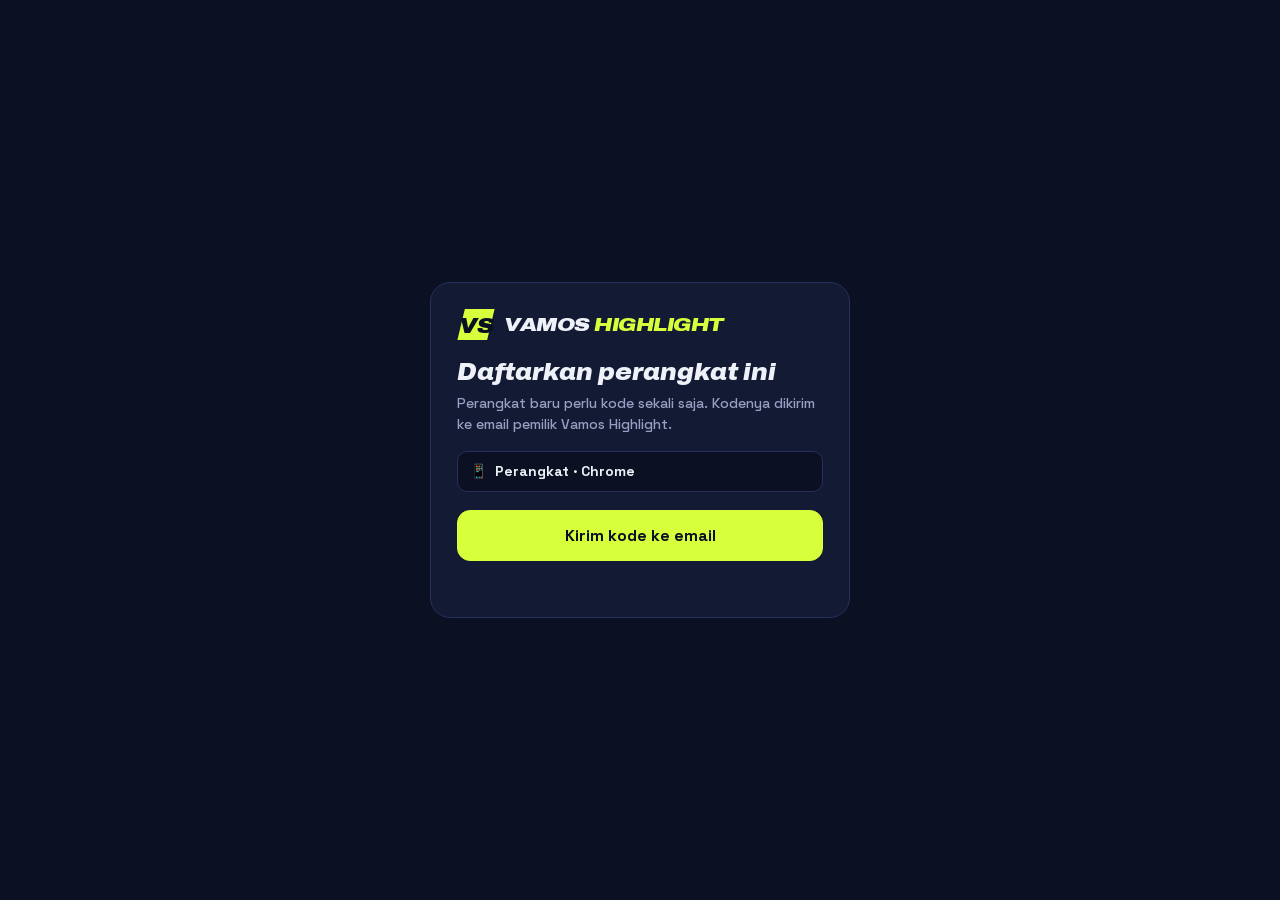
<file: docs/index.html>
<!doctype html>
<html lang="id">
<head>
<meta charset="utf-8">
<meta name="viewport" content="width=device-width, initial-scale=1, viewport-fit=cover">
<title>Vamos Highlight</title>
<meta name="description" content="Pisah video per match, cari momen GOL / REPLAY, pasang bumper Vamos Shott — langsung di HP.">
<meta name="theme-color" content="#0B1022">
<meta name="apple-mobile-web-app-capable" content="yes">
<meta name="mobile-web-app-capable" content="yes">
<meta name="apple-mobile-web-app-status-bar-style" content="black-translucent">
<meta name="apple-mobile-web-app-title" content="Vamos HL">
<link rel="manifest" href="manifest.webmanifest">
<link rel="icon" href="ikon/ikon-192.png">
<link rel="apple-touch-icon" href="ikon/apple-touch-icon.png">
<link rel="stylesheet" href="fonts.css">
<style>
:root{
  --bg:#0B1022; --panel:#131A34; --panel2:#1A2245; --line:#27305A; --line2:#343F72; --ink:#EEF1F8; --muted:#97A0C2; --dim:#6B7399;
  --volt:#D7FF3C; --cyan:#38D9FF; --red:#FF5A4E; --navy:#0B1022;
  --st:env(safe-area-inset-top,0px); --sb:env(safe-area-inset-bottom,0px);
}
*{box-sizing:border-box;-webkit-tap-highlight-color:transparent}
html{scroll-behavior:smooth;-webkit-text-size-adjust:100%}
body{margin:0;background:var(--bg);color:var(--ink);font:15px/1.5 'Space Grotesk',system-ui,sans-serif;overscroll-behavior-y:none}
.top{position:sticky;top:0;z-index:15;background:#0B1022f2;backdrop-filter:blur(8px);-webkit-backdrop-filter:blur(8px);border-bottom:1px solid var(--line);padding-top:var(--st)}
.top .in{max-width:1240px;margin:0 auto;padding:10px 16px;display:flex;align-items:center;gap:12px;flex-wrap:wrap}
.brand{display:flex;align-items:center;gap:9px}
.brand b{font:italic 900 19px/1 Archivo;font-stretch:118%;letter-spacing:-.5px}
.brand b span{color:var(--volt)}
.pname{margin-left:auto;display:flex;align-items:center;gap:8px;min-width:0}
.pname label{font-size:11px;color:var(--muted);text-transform:uppercase;letter-spacing:.08em}
#pname{background:var(--panel);border:1px solid var(--line);color:var(--ink);font:600 15px 'Space Grotesk';padding:7px 10px;border-radius:9px;width:210px;max-width:46vw}
#pname:focus{outline:none;border-color:var(--volt)}
.app{max-width:1240px;margin:0 auto;padding:22px 16px calc(150px + var(--sb));display:grid;grid-template-columns:220px minmax(0,1fr);gap:26px;align-items:start}
@media (max-width:960px){.app{grid-template-columns:1fr;gap:14px;padding-top:12px}}
.rail{position:sticky;top:80px;display:flex;flex-direction:column;gap:2px}
.rail h4{margin:0 0 10px;font-size:12px;color:var(--muted);text-transform:uppercase;letter-spacing:.08em;font-weight:600}
.rs{display:grid;grid-template-columns:30px 1fr;gap:10px;align-items:start;padding:10px;border-radius:12px;text-decoration:none;color:inherit;position:relative}
.rs .dot{width:30px;height:30px;border-radius:8px;display:grid;place-items:center;font:900 14px Archivo;border:1.5px solid var(--line2);color:var(--muted);transform:skewX(-8deg)}
.rs .t{font-weight:600;font-size:14px;line-height:1.25;padding-top:1px}
.rs .s{font-size:12.5px;color:var(--muted);line-height:1.35;margin-top:2px}
.rs:not(:last-child)::after{content:"";position:absolute;left:24px;top:44px;bottom:-6px;width:1.5px;background:var(--line)}
.rs.done .dot{background:#D7FF3C1f;border-color:#D7FF3C66;color:var(--volt)}
.rs.current{background:var(--panel)} .rs.current .dot{background:var(--volt);border-color:var(--volt);color:var(--navy)} .rs.current .t{color:var(--volt)}
.rs.locked{opacity:.5}
@media (max-width:960px){
  .rail{position:static;flex-direction:row;overflow-x:auto;gap:6px;scrollbar-width:none}
  .rail::-webkit-scrollbar{display:none}
  .rail h4{display:none}
  .rs{grid-template-columns:24px auto;min-width:max-content;padding:7px 10px;align-items:center}
  .rs .dot{width:24px;height:24px;font-size:12px}
  .rs .s,.rs::after{display:none}
}
main{display:flex;flex-direction:column;gap:14px;min-width:0}
.step{background:var(--panel);border:1px solid var(--line);border-radius:18px;scroll-margin-top:80px}
.step.current{border-color:#D7FF3C88;box-shadow:0 0 0 4px #D7FF3C0f}
.sh{display:flex;align-items:center;gap:12px;padding:16px 18px}
.sh .n{flex:none;display:grid;place-items:center;width:32px;height:32px;border-radius:9px;background:var(--panel2);border:1.5px solid var(--line2);color:var(--muted);font:900 15px Archivo;transform:skewX(-10deg)}
.step.current .sh .n{background:var(--volt);border-color:var(--volt);color:var(--navy)}
.step.done .sh .n{background:#D7FF3C1f;border-color:#D7FF3C66;color:var(--volt)}
.sh h2{margin:0;font:italic 900 20px/1.15 Archivo;font-stretch:112%}
.sh .lead{margin:3px 0 0;color:var(--muted);font-size:14px}
.sh .side{margin-left:auto;flex:none}
.sb{padding:0 18px 20px}
.step.collapsed .sb,.step.locked .sb{display:none}
.step.collapsed .sh .lead{color:var(--ink)}
.step.locked{opacity:.55}
.edit{background:none;border:1px solid var(--line2);color:var(--muted);font-size:13px;padding:6px 12px}
.label{display:block;font-size:12px;font-weight:600;color:var(--muted);text-transform:uppercase;letter-spacing:.08em;margin:0 0 8px}
.two{display:grid;grid-template-columns:minmax(0,1.1fr) minmax(0,1fr);gap:20px}
@media (max-width:760px){.two{grid-template-columns:1fr}}
input[type=text],textarea,select{font:inherit;font-size:16px;color:var(--ink);background:var(--bg);border:1px solid var(--line);border-radius:10px;padding:10px 12px}
textarea{width:100%;min-height:118px;font:15px/1.55 ui-monospace,Menlo,monospace;resize:vertical}
textarea:focus{outline:none;border-color:var(--volt)}
button{font:600 15px 'Space Grotesk';border:1px solid var(--line2);background:var(--panel2);color:var(--ink);padding:11px 16px;border-radius:11px;cursor:pointer;touch-action:manipulation}
button.primary{background:var(--volt);color:var(--navy);border-color:var(--volt)}
button.big{font-size:16px;padding:14px 22px;border-radius:13px}
button.ghost{background:none;border-color:transparent;color:var(--muted)}
button.danger{background:none;border-color:transparent;color:var(--red)}
button:disabled{opacity:.4}
@media (hover:hover){button:hover:not(:disabled){border-color:var(--volt)} button.primary:hover:not(:disabled){filter:brightness(1.07)}}
.row{display:flex;gap:8px;flex-wrap:wrap;align-items:center}
.small{font-size:13px;color:var(--muted)}
.chip{display:inline-flex;gap:6px;align-items:center;background:var(--panel2);border:1px solid var(--line);border-radius:30px;padding:3px 11px;font-size:13px}
.err{color:var(--red)} .ok{color:var(--volt)}
.note{display:flex;flex-direction:column;gap:7px;background:var(--bg);border:1px solid var(--line);border-radius:12px;padding:12px 14px;font-size:13.5px;color:var(--muted)}
.note b{color:var(--ink);font-weight:600}
.warn{background:#FF5A4E14;border:1px solid #FF5A4E55;border-radius:12px;padding:10px 12px;font-size:13.5px;margin-top:12px}
.tag{font:900 11px Archivo;padding:3px 8px;border-radius:5px;letter-spacing:.5px;transform:skewX(-8deg);display:inline-block}
.tag.GOL{background:var(--volt);color:var(--navy)} .tag.REPLAY{background:var(--cyan);color:var(--navy)}
.pick{display:flex;flex-direction:column;align-items:center;gap:8px;padding:28px 16px;border:2px dashed var(--line2);border-radius:16px;background:var(--panel2);text-align:center}
.pick .ic{font-size:34px;line-height:1}
.srcok{display:flex;gap:12px;align-items:center;flex-wrap:wrap;margin-top:14px;padding:12px 14px;border-radius:12px;background:#D7FF3C10;border:1px solid #D7FF3C40}
.flist{margin-top:10px;max-height:260px;overflow:auto;border:1px solid var(--line);border-radius:12px}
.flist div{display:flex;gap:10px;padding:7px 12px;border-top:1px solid #ffffff0a;font-size:13px}
.flist div:first-child{border-top:0}
.flist span:last-child{margin-left:auto;color:var(--muted)}
/* job bar */
#jobbar{position:fixed;left:0;right:0;bottom:0;background:#060914f2;border-top:1px solid var(--line);padding:12px 16px calc(12px + var(--sb));display:none;z-index:20;backdrop-filter:blur(6px);-webkit-backdrop-filter:blur(6px)}
#jobbar .in{max-width:1240px;margin:0 auto;display:flex;gap:14px;align-items:center;flex-wrap:wrap}
#jobbar .bar{flex:1 1 140px;height:8px;background:var(--panel2);border-radius:8px;overflow:hidden}
#jobbar .bar i{display:block;height:100%;background:var(--volt);width:0;transition:width .3s}
#jobbar .msg{flex:2 1 220px;font-size:14px}
/* review */
.stats{display:grid;grid-template-columns:repeat(4,minmax(0,1fr));gap:10px;margin-bottom:12px}
@media (max-width:760px){.stats{grid-template-columns:repeat(2,minmax(0,1fr))}}
.stat{background:var(--panel2);border:1px solid var(--line);border-radius:14px;padding:11px 13px}
.stat b{display:block;font:italic 900 28px/1 Archivo;font-stretch:112%}
.stat span{font-size:12.5px;color:var(--muted)}
.stat.main{background:#D7FF3C14;border-color:#D7FF3C55} .stat.main b{color:var(--volt)}
.legend{display:flex;gap:14px;flex-wrap:wrap;font-size:13px;color:var(--muted);margin:0 0 4px}
.match{border:1px solid var(--line);border-radius:16px;margin-top:14px;overflow:hidden;background:var(--bg)}
.mhead{display:flex;gap:12px;align-items:baseline;flex-wrap:wrap;padding:13px 14px 4px}
.mhead b{font:italic 900 18px Archivo;font-stretch:112%}
.mhead .cnt{margin-left:auto;display:flex;gap:8px;align-items:center}
.cards{display:grid;grid-template-columns:repeat(auto-fill,minmax(160px,1fr));gap:12px;padding:12px 14px 14px}
.mc{background:var(--panel);border:2px solid var(--line);border-radius:14px;overflow:hidden;cursor:pointer;position:relative}
.mc.on{border-color:#D7FF3C99}
.mc.off img{opacity:.35;filter:grayscale(.7)}
.mc .th{position:relative;background:#000}
.mc img{width:100%;aspect-ratio:3/4;object-fit:cover;display:block}
.mc .th .tag{position:absolute;top:8px;left:8px}
.mc .dur{position:absolute;bottom:8px;right:8px;background:#000b;font-size:12px;padding:1px 7px;border-radius:5px}
.mc .chk{position:absolute;top:6px;right:6px;width:32px;height:32px;border-radius:9px;border:2px solid #fff9;background:#0008;display:grid;place-items:center;font-weight:900;color:var(--navy)}
.mc.on .chk{background:var(--volt);border-color:var(--volt)}
.mc .meta{padding:9px 10px 4px}
.mc .clk{font:700 15px 'Space Grotesk'}
.mc .fn{display:block;font-size:12px;color:var(--muted);white-space:nowrap;overflow:hidden;text-overflow:ellipsis}
.pill{display:inline-block;font-size:11px;font-weight:600;padding:1px 7px;border-radius:20px;margin-top:5px}
.pill.kuat{background:#D7FF3C1c;color:var(--volt)} .pill.manual{background:#38D9FF1c;color:var(--cyan)} .pill.lemah{background:#97A0C222;color:var(--muted)}
.mc .lb{display:grid;grid-template-columns:1fr 1fr;gap:6px;padding:8px 10px 10px}
.mc .lb button{padding:8px 0;font:900 12px Archivo;letter-spacing:.5px;border-radius:8px;background:var(--bg);color:var(--muted)}
.mc .lb button.on.GOL{background:var(--volt);color:var(--navy);border-color:var(--volt)}
.mc .lb button.on.REPLAY{background:var(--cyan);color:var(--navy);border-color:var(--cyan)}
.sub{padding:4px 14px 0;font-size:13px;font-weight:600;color:var(--muted)}
.cards.dim{grid-template-columns:repeat(auto-fill,minmax(130px,1fr));gap:10px}
.cards.dim .mc{background:var(--bg)} .cards.dim .lb,.cards.dim .pill{display:none}
@media (max-width:520px){.cards,.cards.dim{grid-template-columns:repeat(2,minmax(0,1fr));padding:10px}}
.empty{color:var(--muted);padding:6px 14px 14px}
details.clips{border-top:1px solid var(--line)}
details.clips summary{padding:12px 14px;cursor:pointer;color:var(--muted);font-size:14px;list-style:none}
details.clips summary::-webkit-details-marker{display:none}
details.clips summary::before{content:"+ ";color:var(--volt);font-weight:700}
details.clips[open] summary::before{content:"− "}
.clip{display:grid;grid-template-columns:minmax(0,1fr) auto auto;gap:10px;align-items:center;padding:8px 14px;border-top:1px solid #ffffff0a;font-size:13px}
.clip select{font-size:14px;padding:7px 8px;max-width:130px}
/* export */
.fmt{display:grid;grid-template-columns:repeat(2,minmax(0,200px));gap:12px;margin-bottom:12px}
.fmt label{display:flex;gap:12px;align-items:center;padding:14px;border:2px solid var(--line);border-radius:14px;background:var(--panel2);cursor:pointer}
.fmt label:has(input:checked){border-color:var(--volt);background:#D7FF3C10}
.fmt input{position:absolute;opacity:0;pointer-events:none}
.fmt .ic{flex:none;border:2px solid var(--muted);border-radius:4px}
.fmt label:has(input:checked) .ic{border-color:var(--volt);background:#D7FF3C33}
.fmt b{display:block;font-size:15px;color:var(--ink)} .fmt span{font-size:12.5px;color:var(--muted)}
.go{display:flex;gap:14px;align-items:center;flex-wrap:wrap;margin-top:16px;padding-top:16px;border-top:1px solid var(--line)}
.live{display:none;gap:14px;align-items:center;margin-top:14px;padding:12px;border:1px solid var(--line);border-radius:14px;background:var(--bg)}
.live canvas{height:150px;width:auto;border-radius:8px;background:#000}
.hasil{margin-top:16px}
.hasil .hh{display:flex;gap:10px;align-items:center;flex-wrap:wrap;margin-bottom:10px}
.hl{display:grid;grid-template-columns:repeat(auto-fill,minmax(150px,1fr));gap:10px}
.hi{background:var(--bg);border:1px solid var(--line);border-radius:12px;overflow:hidden}
.hi video{width:100%;aspect-ratio:9/16;object-fit:contain;background:#000;display:block}
.hi.L video{aspect-ratio:16/9}
.hi .m{padding:8px 10px;font-size:12px}
.hi .m b{display:block;font-size:13px;white-space:nowrap;overflow:hidden;text-overflow:ellipsis}
.hi .r{display:grid;grid-template-columns:1fr auto;gap:6px;padding:0 10px 10px}
.hi .r button{padding:8px 0;font-size:13px}
/* editor */
#ed{position:fixed;inset:0;background:#000d;display:none;z-index:30;align-items:center;justify-content:center;padding:12px}
#ed .pan{background:var(--panel);border:1px solid var(--line);border-radius:18px;max-width:1020px;width:100%;max-height:calc(100vh - 24px);max-height:calc(100dvh - 24px);overflow:auto;display:grid;grid-template-columns:minmax(200px,340px) 1fr;gap:18px;padding:16px}
@media (max-width:760px){#ed{padding:0} #ed .pan{grid-template-columns:1fr;border-radius:0;max-height:100dvh;height:100dvh;padding:calc(10px + var(--st)) 14px calc(16px + var(--sb))} #ed .pan video{max-height:44vh}}
#ed video{width:100%;max-height:72vh;background:#000;border-radius:12px;display:block}
#ed canvas{width:100%;height:64px;background:var(--bg);border-radius:9px;display:block;touch-action:none}
.edh{display:flex;align-items:flex-start;gap:12px}
.edh h3{margin:0;font:italic 900 21px/1.1 Archivo;font-stretch:112%}
.edh button{margin-left:auto;flex:none}
.grp{border-top:1px solid var(--line);padding-top:12px;margin-top:12px}
.seg{display:grid;grid-template-columns:1fr 1fr;gap:8px}
.seg button{padding:12px;font:900 16px Archivo;letter-spacing:.5px;border-width:2px}
.seg button.on.GOL{background:var(--volt);color:var(--navy);border-color:var(--volt)} .seg button.on.REPLAY{background:var(--cyan);color:var(--navy);border-color:var(--cyan)}
.trim{display:grid;grid-template-columns:1fr 1fr;gap:10px;margin-top:10px}
.trim .bx{background:var(--panel2);border:1px solid var(--line);border-radius:12px;padding:10px 12px}
.trim .v{font:700 18px 'Space Grotesk';margin:2px 0 8px}
.trim .row button{padding:8px 10px;font-size:13px}
.chk2{display:flex;gap:10px;align-items:center;font-size:15px;cursor:pointer}
.chk2 input{width:20px;height:20px;accent-color:var(--volt)}
/* lock */
#kunci{position:fixed;inset:0;z-index:50;background:var(--bg);display:none;place-items:center;padding:20px}
#kunci .kb{width:100%;max-width:420px;background:var(--panel);border:1px solid var(--line);border-radius:20px;padding:26px}
#kunci .brand{margin-bottom:20px}
#kunci h2{margin:0 0 6px;font:italic 900 23px/1.15 Archivo;font-stretch:112%}
#kunci p{margin:0 0 16px;color:var(--muted);font-size:14px}
#kunci .dev{display:flex;gap:8px;align-items:center;background:var(--bg);border:1px solid var(--line);border-radius:10px;padding:9px 12px;font-size:14px;margin-bottom:18px}
#kodeIn{width:100%;font:700 28px/1 ui-monospace,Menlo,monospace;letter-spacing:10px;text-align:center;padding:12px;background:var(--bg);color:var(--ink);border:1px solid var(--line2);border-radius:12px}
#kodeIn:focus{outline:none;border-color:var(--volt)}
#kMsg{min-height:20px;margin:10px 0 0}
</style>
</head>
<body>
<div class="top"><div class="in">
  <div class="brand">
    <svg width="38" height="31" viewBox="0 0 120 100"><path d="M24 0 H120 L96 100 H0 Z" fill="#D7FF3C"/><text x="59" y="76" text-anchor="middle" fill="#0B1022" style="font-family:Archivo;font-weight:900;font-style:italic;font-stretch:112%;font-size:70px;letter-spacing:-3px">VS</text></svg>
    <b>VAMOS <span>HIGHLIGHT</span></b>
  </div>
  <div class="pname"><label for="pname">Event</label><input id="pname" title="Jadi awal nama file hasil"></div>
</div></div>

<div class="app">
<nav class="rail">
  <h4>Alur kerja</h4>
  <a class="rs" href="#s1" data-s="1"><span class="dot">1</span><span><div class="t">Pilih video</div><div class="s"></div></span></a>
  <a class="rs" href="#s2" data-s="2"><span class="dot">2</span><span><div class="t">Atur match &amp; scan</div><div class="s"></div></span></a>
  <a class="rs" href="#s3" data-s="3"><span class="dot">3</span><span><div class="t">Pilih momen</div><div class="s"></div></span></a>
  <a class="rs" href="#s4" data-s="4"><span class="dot">4</span><span><div class="t">Buat clip</div><div class="s"></div></span></a>
</nav>

<main>
<section class="step" id="s1">
  <div class="sh"><span class="n">1</span><div><h2>Pilih video</h2><p class="lead" data-lead="Video pertandingan dari galeri atau Files."></p></div><div class="side"></div></div>
  <div class="sb">
    <label class="pick" for="fileIn">
      <span class="ic">🎬</span>
      <b>Pilih video</b>
      <span class="small">Boleh banyak sekaligus. Video tidak diunggah ke mana pun — semua diproses di perangkat ini.</span>
    </label>
    <input type="file" id="fileIn" accept="video/*,.mov,.mp4,.m4v" multiple hidden>
    <div id="srcInfo"></div>
  </div>
</section>

<section class="step" id="s2">
  <div class="sh"><span class="n">2</span><div><h2>Atur match &amp; scan</h2><p class="lead" data-lead="Tulis jadwal tiap match, lalu biarkan aplikasi mencari momennya."></p></div><div class="side"></div></div>
  <div class="sb">
    <div class="two">
      <div>
        <span class="label">Jadwal match <span style="text-transform:none;letter-spacing:0;font-weight:400">— opsional</span></span>
        <textarea id="sched" placeholder="21.00 - 21.15 Match 1&#10;21.20 - 21.35 Match 2&#10;21.40 - 21.55 Match 3"></textarea>
        <div class="row" style="margin-top:8px;justify-content:space-between">
          <span class="small">Satu baris = satu match. Kosongkan kalau semua satu pertandingan.</span>
          <label class="small">Toleransi <select id="tol"><option>0</option><option>1</option><option selected>2</option><option>5</option></select> mnt</label>
        </div>
        <button id="btnSched" style="margin-top:10px;display:none">Terapkan jadwal baru</button>
      </div>
      <div>
        <span class="label">Yang dilakukan scan</span>
        <div class="note">
          <div><b>1.</b> Membaca jam rekam tiap video dan membaginya ke match.</div>
          <div><b>2.</b> Mencari clip yang kameranya <b>ditahan diam di akhir</b> (kebiasaan videografer setelah gol/save).</div>
          <div><b>3.</b> Memberi label <span class="tag GOL">GOL</span> kalau clip berikutnya mulai dari kick-off.</div>
        </div>
        <button class="primary big" id="btnScan" style="margin-top:14px;width:100%">Mulai scan</button>
        <p class="small" id="scanInfo" style="margin:8px 0 0"></p>
      </div>
    </div>
  </div>
</section>

<section class="step" id="s3">
  <div class="sh"><span class="n">3</span><div><h2>Pilih momen</h2><p class="lead" data-lead="Cek kandidat, ganti label kalau perlu, buang yang bukan momen."></p></div><div class="side"></div></div>
  <div class="sb">
    <div class="stats" id="summary"></div>
    <div class="legend">
      <span>✓ = ikut dibuat clip</span>
      <span><span class="tag GOL">GOL</span> otomatis kalau ada kick-off sesudahnya</span>
      <span>Ketuk gambar untuk memutar &amp; mengatur potongan</span>
    </div>
    <div id="review"></div>
  </div>
</section>

<section class="step" id="s4">
  <div class="sh"><span class="n">4</span><div><h2>Buat clip</h2><p class="lead" data-lead="Setiap momen diberi bumper Enerjik, watermark Vamos Shott, dan suara dirapikan."></p></div><div class="side"></div></div>
  <div class="sb">
    <span class="label">Format</span>
    <div class="fmt">
      <label><input type="checkbox" id="oP"><svg class="ic" width="20" height="32"></svg><span><b>Portrait 9:16</b><span>Reels, TikTok, Shorts</span></span></label>
      <label><input type="checkbox" id="oL"><svg class="ic" width="34" height="20"></svg><span><b>Landscape 16:9</b><span>YouTube, layar lebar</span></span></label>
    </div>
    <div class="go">
      <button class="primary big" id="btnExport">Buat clip momen</button>
      <span class="small" id="exportInfo"></span>
    </div>
    <div class="live" id="live"><canvas id="kanvas"></canvas><div><b id="liveT"></b><div class="small" id="liveS">Jangan kunci layar atau pindah aplikasi sampai selesai.</div></div></div>
    <div class="hasil" id="hasil"></div>
  </div>
</section>
</main>
</div>

<div id="kunci"><div class="kb">
  <div class="brand">
    <svg width="38" height="31" viewBox="0 0 120 100"><path d="M24 0 H120 L96 100 H0 Z" fill="#D7FF3C"/><text x="59" y="76" text-anchor="middle" fill="#0B1022" style="font-family:Archivo;font-weight:900;font-style:italic;font-stretch:112%;font-size:70px;letter-spacing:-3px">VS</text></svg>
    <b>VAMOS <span>HIGHLIGHT</span></b>
  </div>
  <h2 id="kTitle">Daftarkan perangkat ini</h2>
  <p id="kLead">Perangkat baru perlu kode sekali saja. Kodenya dikirim ke email pemilik Vamos Highlight.</p>
  <div class="dev">📱 <b id="kDev"></b></div>
  <div id="kStep1"><button class="primary big" id="kKirim" style="width:100%">Kirim kode ke email</button></div>
  <div id="kStep2" style="display:none">
    <input id="kodeIn" inputmode="numeric" maxlength="6" autocomplete="one-time-code" placeholder="••••••">
    <button class="primary big" id="kMasuk" style="width:100%;margin-top:12px">Masuk</button>
    <button class="ghost" id="kUlang" style="width:100%;margin-top:6px">Kirim ulang kode</button>
  </div>
  <div class="small" id="kMsg"></div>
</div></div>

<div id="jobbar"><div class="in"><div class="msg" id="jobmsg"></div><div class="bar"><i id="jobfill"></i></div><button id="btnCancel">Batal</button></div></div>

<div id="ed"><div class="pan">
  <div><video id="vid" controls playsinline></video></div>
  <div>
    <div class="edh"><div><h3 id="edTitle"></h3><div class="small" id="edSub"></div></div><button id="edClose" class="ghost">Tutup ✕</button></div>
    <div id="edMoment">
      <div class="grp">
        <span class="label">Label</span>
        <div class="seg"><button data-l="GOL" class="GOL">GOL</button><button data-l="REPLAY" class="REPLAY">REPLAY</button></div>
      </div>
      <div class="grp">
        <div class="row" style="justify-content:space-between"><span class="label" style="margin:0">Potongan</span><span class="small" id="edLen"></span></div>
        <canvas id="wave" width="900" height="128" style="margin-top:8px"></canvas>
        <div class="small" style="margin-top:5px">Garis = gerakan kamera · area terang = bagian yang dipotong · ketuk grafik untuk lompat</div>
        <div class="trim">
          <div class="bx"><span class="small">Awal</span><div class="v" id="edIn"></div>
            <div class="row"><button data-n="start:-1">−1</button><button data-n="start:1">+1</button><button id="setIn">di sini</button></div></div>
          <div class="bx"><span class="small">Akhir</span><div class="v" id="edOut"></div>
            <div class="row"><button data-n="end:-1">−1</button><button data-n="end:1">+1</button><button id="setOut">di sini</button></div></div>
        </div>
        <button id="playSeg" class="primary" style="margin-top:12px;width:100%">▶ Putar potongan</button>
      </div>
      <div class="grp row" style="justify-content:space-between">
        <label class="chk2"><input type="checkbox" id="edKeep"> Ikut dibuat clip</label>
        <button id="delM" class="danger">Hapus momen</button>
      </div>
    </div>
    <div id="edAdd" style="display:none">
      <div class="grp">
        <p class="small" style="margin-top:0">Putar videonya, berhenti tepat di momen yang terlewat, lalu tambahkan:</p>
        <canvas id="wave2" width="900" height="128"></canvas>
        <div class="seg" style="margin-top:12px"><button class="GOL" data-add="GOL">+ GOL di sini</button><button class="REPLAY" data-add="REPLAY">+ REPLAY di sini</button></div>
      </div>
    </div>
  </div>
</div></div>

<script src="js/meta.js"></script>
<script src="js/analisis.js"></script>
<script src="js/render.js"></script>
<script src="js/simpan.js"></script>
<script src="js/kunci.js"></script>
<script src="js/app.js"></script>
</body>
</html>
</file>
<file: docs/fonts.css>
@font-face {
  font-family: 'Anton';
  font-style: normal;
  font-weight: 400;
  font-display: block;
  src: url(fonts/1Ptgg87LROyAm3Kz-C8CSKlv.woff2) format('woff2');
  unicode-range: U+0000-00FF, U+0131, U+0152-0153, U+02BB-02BC, U+02C6, U+02DA, U+02DC, U+0304, U+0308, U+0329, U+2000-206F, U+20AC, U+2122, U+2191, U+2193, U+2212, U+2215, U+FEFF, U+FFFD;
}
@font-face {
  font-family: 'Archivo';
  font-style: italic;
  font-weight: 400 900;
  font-stretch: 62% 125%;
  font-display: block;
  src: url(fonts/k3kSo8UDI-1M0wlSfdzYLGHEA6CF8Q.woff2) format('woff2');
  unicode-range: U+0000-00FF, U+0131, U+0152-0153, U+02BB-02BC, U+02C6, U+02DA, U+02DC, U+0304, U+0308, U+0329, U+2000-206F, U+20AC, U+2122, U+2191, U+2193, U+2212, U+2215, U+FEFF, U+FFFD;
}
@font-face {
  font-family: 'Archivo';
  font-style: normal;
  font-weight: 400 900;
  font-stretch: 62% 125%;
  font-display: block;
  src: url(fonts/k3kQo8UDI-1M0wlSfdnoLmvDIaI.woff2) format('woff2');
  unicode-range: U+0000-00FF, U+0131, U+0152-0153, U+02BB-02BC, U+02C6, U+02DA, U+02DC, U+0304, U+0308, U+0329, U+2000-206F, U+20AC, U+2122, U+2191, U+2193, U+2212, U+2215, U+FEFF, U+FFFD;
}
@font-face {
  font-family: 'Space Grotesk';
  font-style: normal;
  font-weight: 500;
  font-display: block;
  src: url(fonts/V8mDoQDjQSkFtoMM3T6r8E7mPbF4C_k3HqU.woff2) format('woff2');
  unicode-range: U+0000-00FF, U+0131, U+0152-0153, U+02BB-02BC, U+02C6, U+02DA, U+02DC, U+0304, U+0308, U+0329, U+2000-206F, U+20AC, U+2122, U+2191, U+2193, U+2212, U+2215, U+FEFF, U+FFFD;
}
@font-face {
  font-family: 'Space Grotesk';
  font-style: normal;
  font-weight: 700;
  font-display: block;
  src: url(fonts/V8mDoQDjQSkFtoMM3T6r8E7mPbF4C_k3HqU.woff2) format('woff2');
  unicode-range: U+0000-00FF, U+0131, U+0152-0153, U+02BB-02BC, U+02C6, U+02DA, U+02DC, U+0304, U+0308, U+0329, U+2000-206F, U+20AC, U+2122, U+2191, U+2193, U+2212, U+2215, U+FEFF, U+FFFD;
}
</file>
